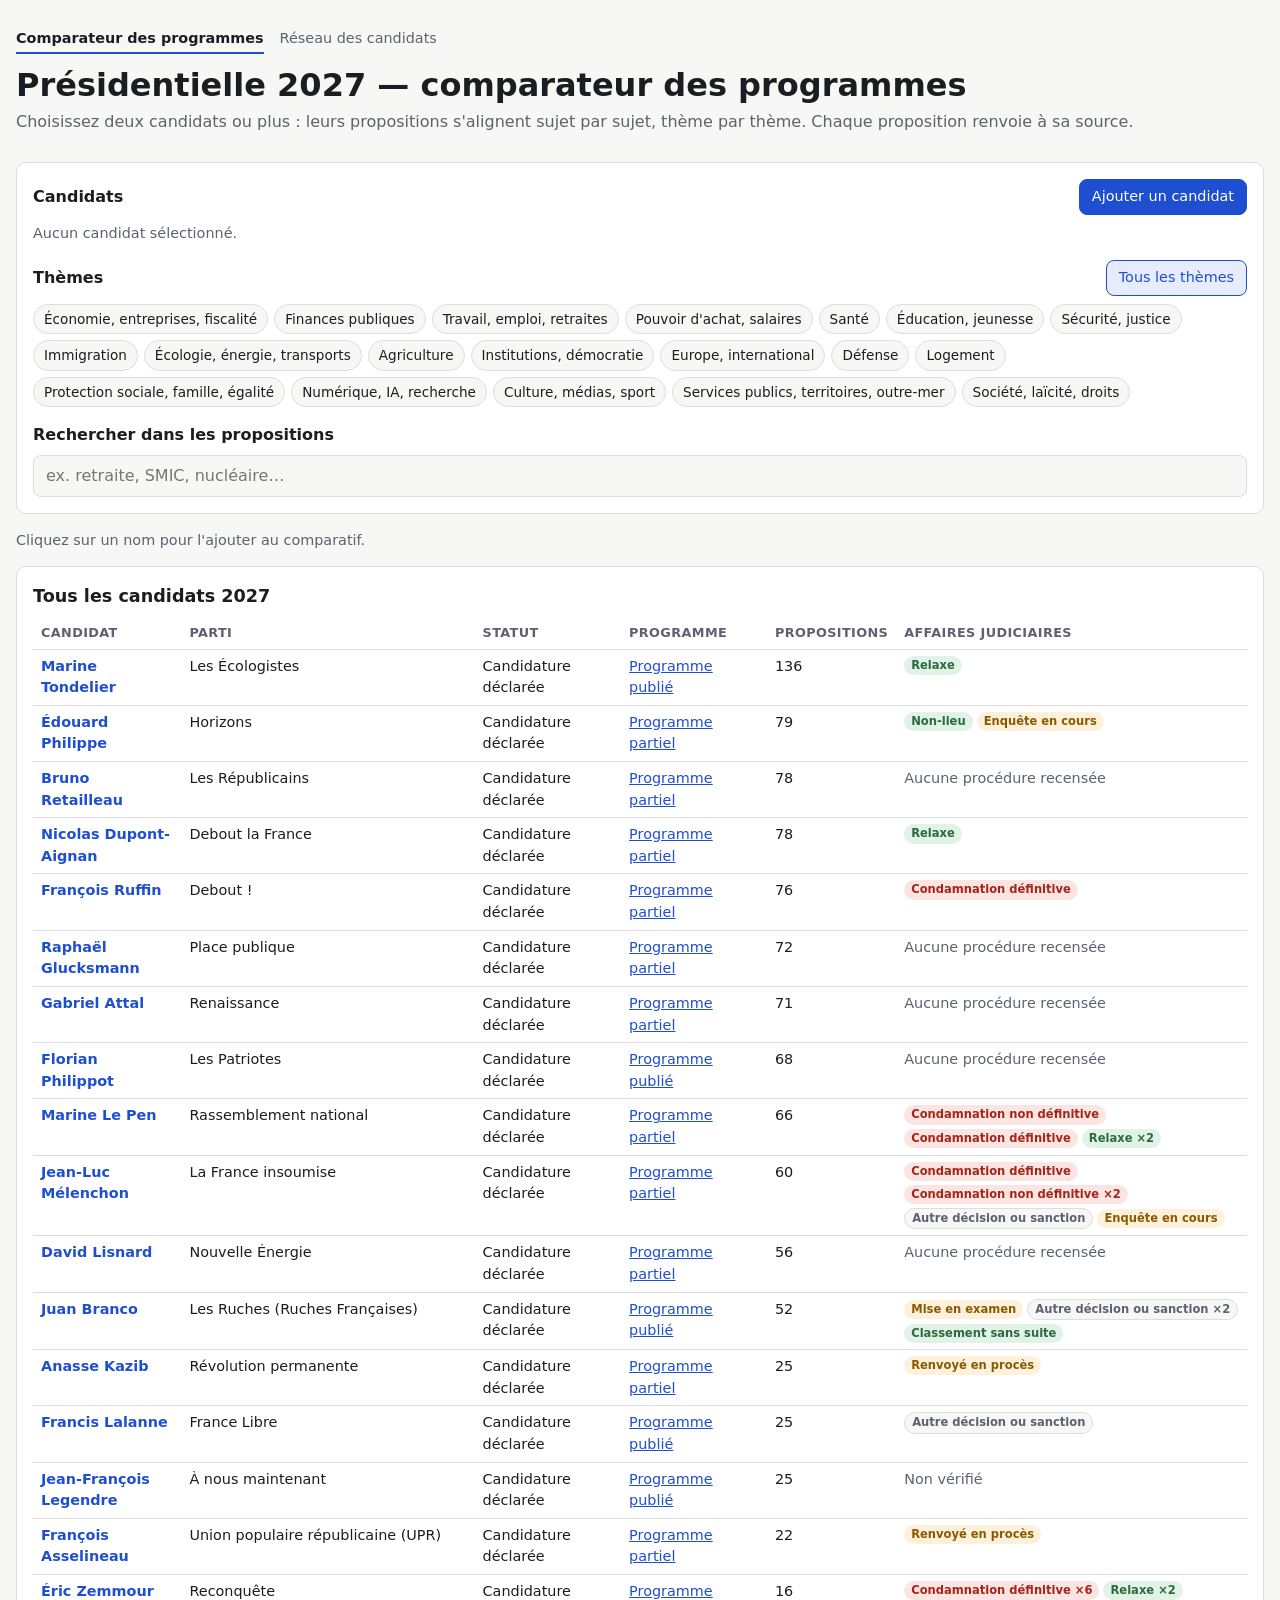
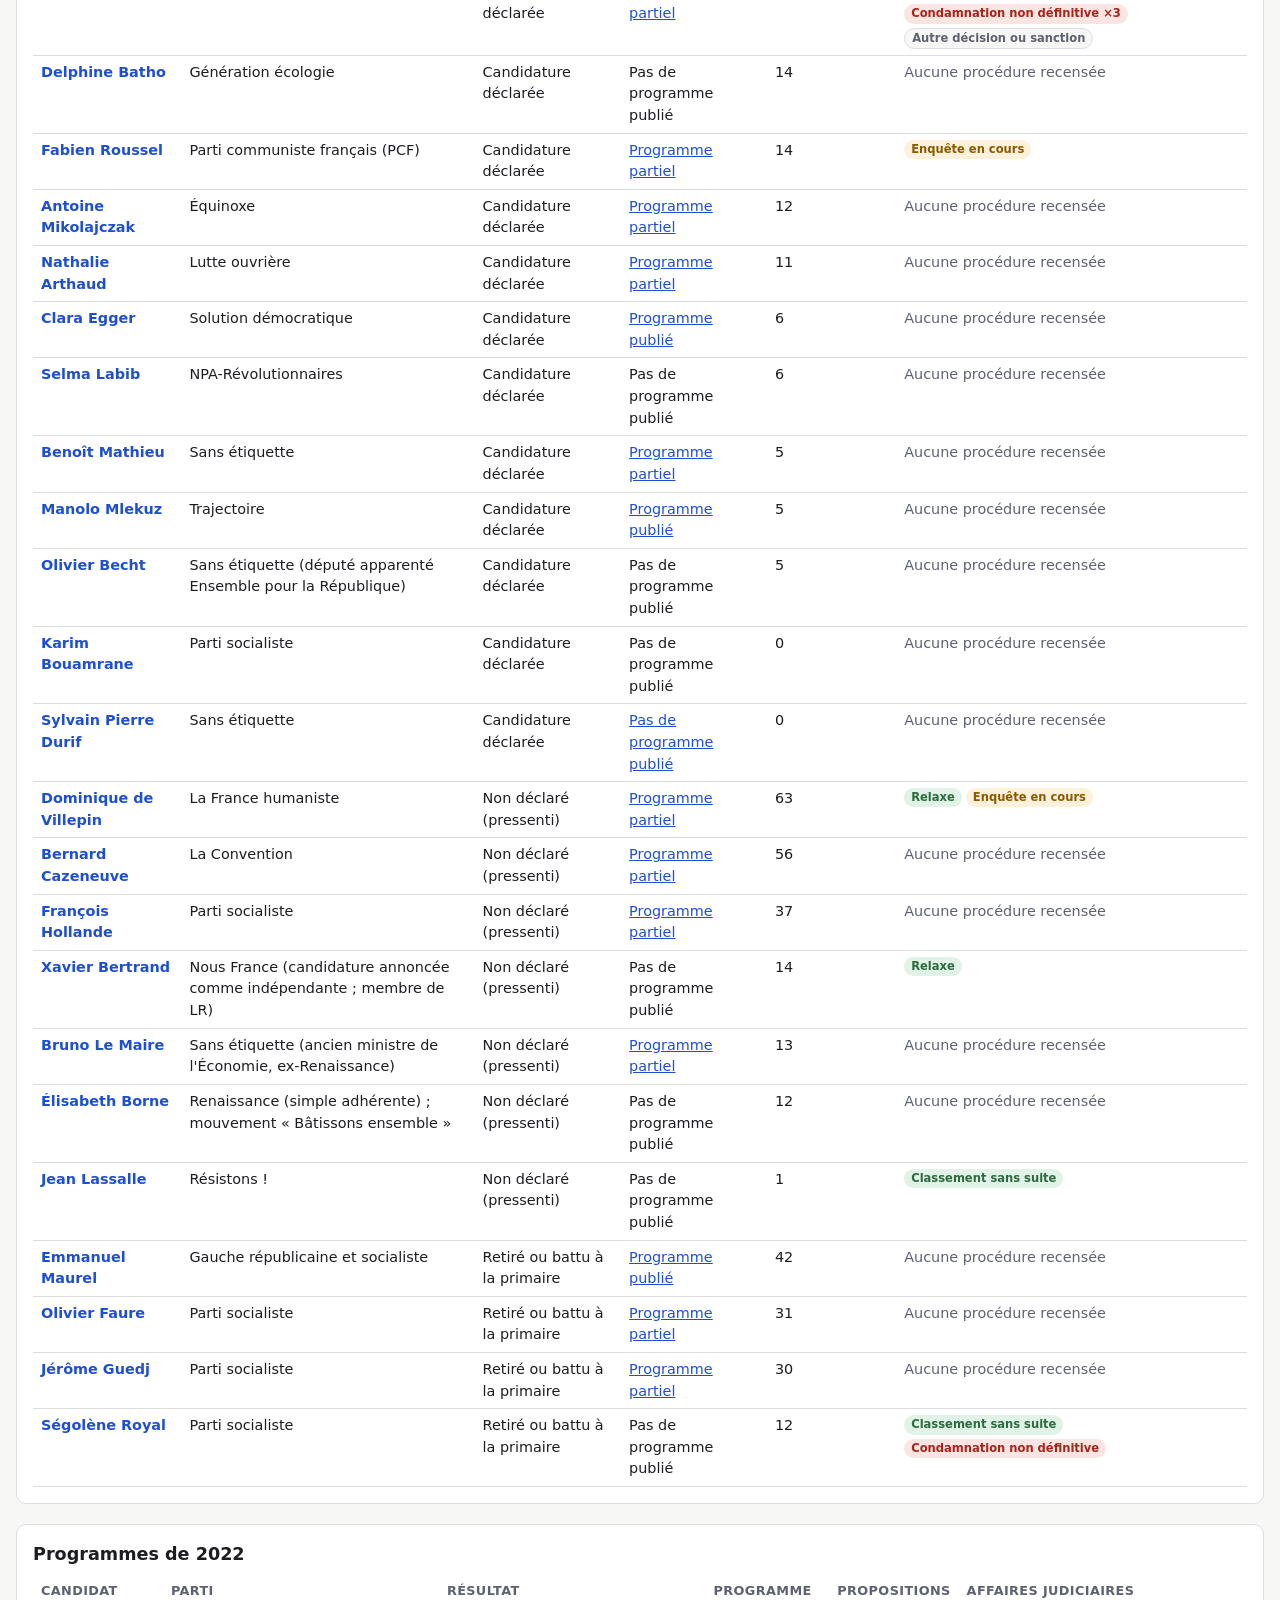
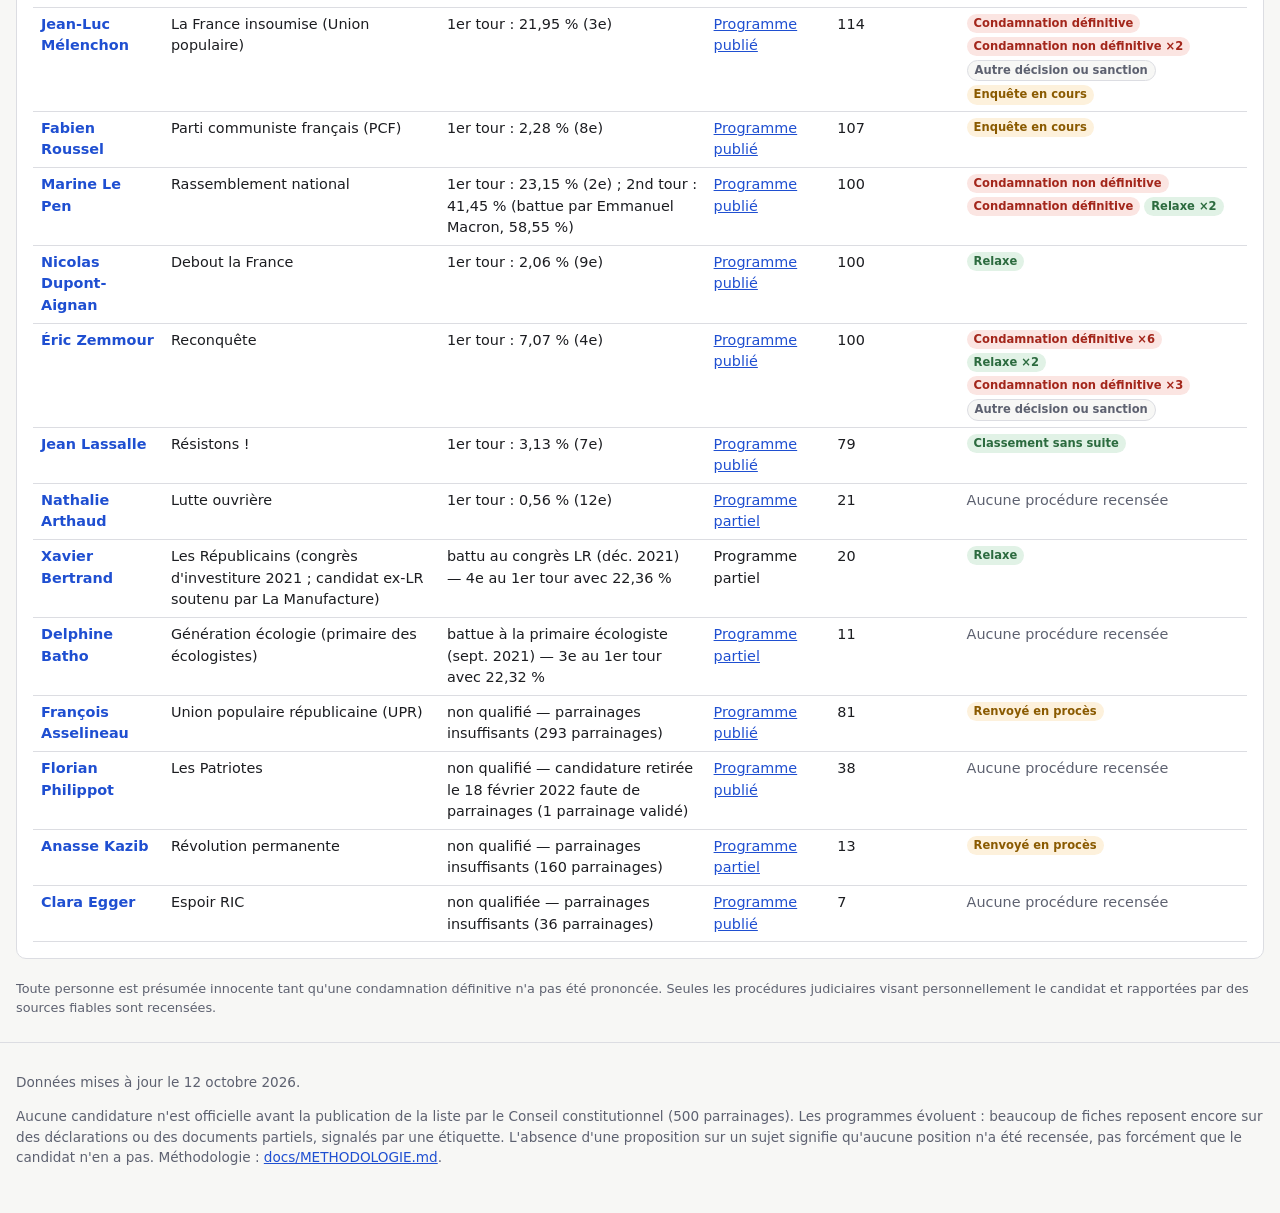
<file: index.html>
<!doctype html>
<html lang="fr">
<head>
  <meta charset="utf-8">
  <meta name="viewport" content="width=device-width, initial-scale=1">
  <title>Comparateur présidentielle 2027</title>
  <meta name="description" content="Comparez, sujet par sujet, les propositions des candidats à l'élection présidentielle française de 2027, et leurs programmes de 2022.">
  <link rel="stylesheet" href="assets/style.css">
</head>
<body>
  <header class="site-header">
    <div class="wrap">
      <nav class="site-nav" aria-label="Pages"><a href="index.html" aria-current="page">Comparateur des programmes</a><a href="reseau.html">Réseau des candidats</a></nav>
      <h1>Présidentielle 2027 — comparateur des programmes</h1>
      <p class="lede">Choisissez deux candidats ou plus : leurs propositions s'alignent sujet par sujet, thème par thème. Chaque proposition renvoie à sa source.</p>
    </div>
  </header>

  <main class="wrap">
    <section class="controls" aria-label="Filtres">
      <div class="control-block">
        <div class="control-head">
          <h2>Candidats</h2>
          <button type="button" id="open-picker" class="btn">Ajouter un candidat</button>
        </div>
        <ul id="selection" class="selection" aria-live="polite"></ul>
        <div id="picker" class="picker" hidden>
          <input type="search" id="picker-search" placeholder="Rechercher un candidat ou un parti" aria-label="Rechercher un candidat">
          <div id="picker-list"></div>
        </div>
      </div>

      <div class="control-block">
        <div class="control-head">
          <h2>Thèmes</h2>
          <button type="button" id="all-themes" class="btn btn-ghost">Tous les thèmes</button>
        </div>
        <div id="themes" class="chips" role="group" aria-label="Thèmes"></div>
      </div>

      <div class="control-block">
        <label for="search" class="h2-like">Rechercher dans les propositions</label>
        <input type="search" id="search" placeholder="ex. retraite, SMIC, nucléaire…">
      </div>
    </section>

    <section id="compare" aria-label="Comparatif" hidden>
      <div id="compare-head" class="compare-head"></div>
      <div id="synthese"></div>
      <div id="results"></div>
    </section>

    <section id="overview" aria-label="Vue d'ensemble"></section>
  </main>

  <footer class="site-footer">
    <div class="wrap">
      <p id="data-date"></p>
      <p>Aucune candidature n'est officielle avant la publication de la liste par le Conseil constitutionnel (500 parrainages). Les programmes évoluent : beaucoup de fiches reposent encore sur des déclarations ou des documents partiels, signalés par une étiquette. L'absence d'une proposition sur un sujet signifie qu'aucune position n'a été recensée, pas forcément que le candidat n'en a pas. Méthodologie : <a href="docs/METHODOLOGIE.md">docs/METHODOLOGIE.md</a>.</p>
    </div>
  </footer>

  <script src="assets/app.js"></script>
</body>
</html>
</file>
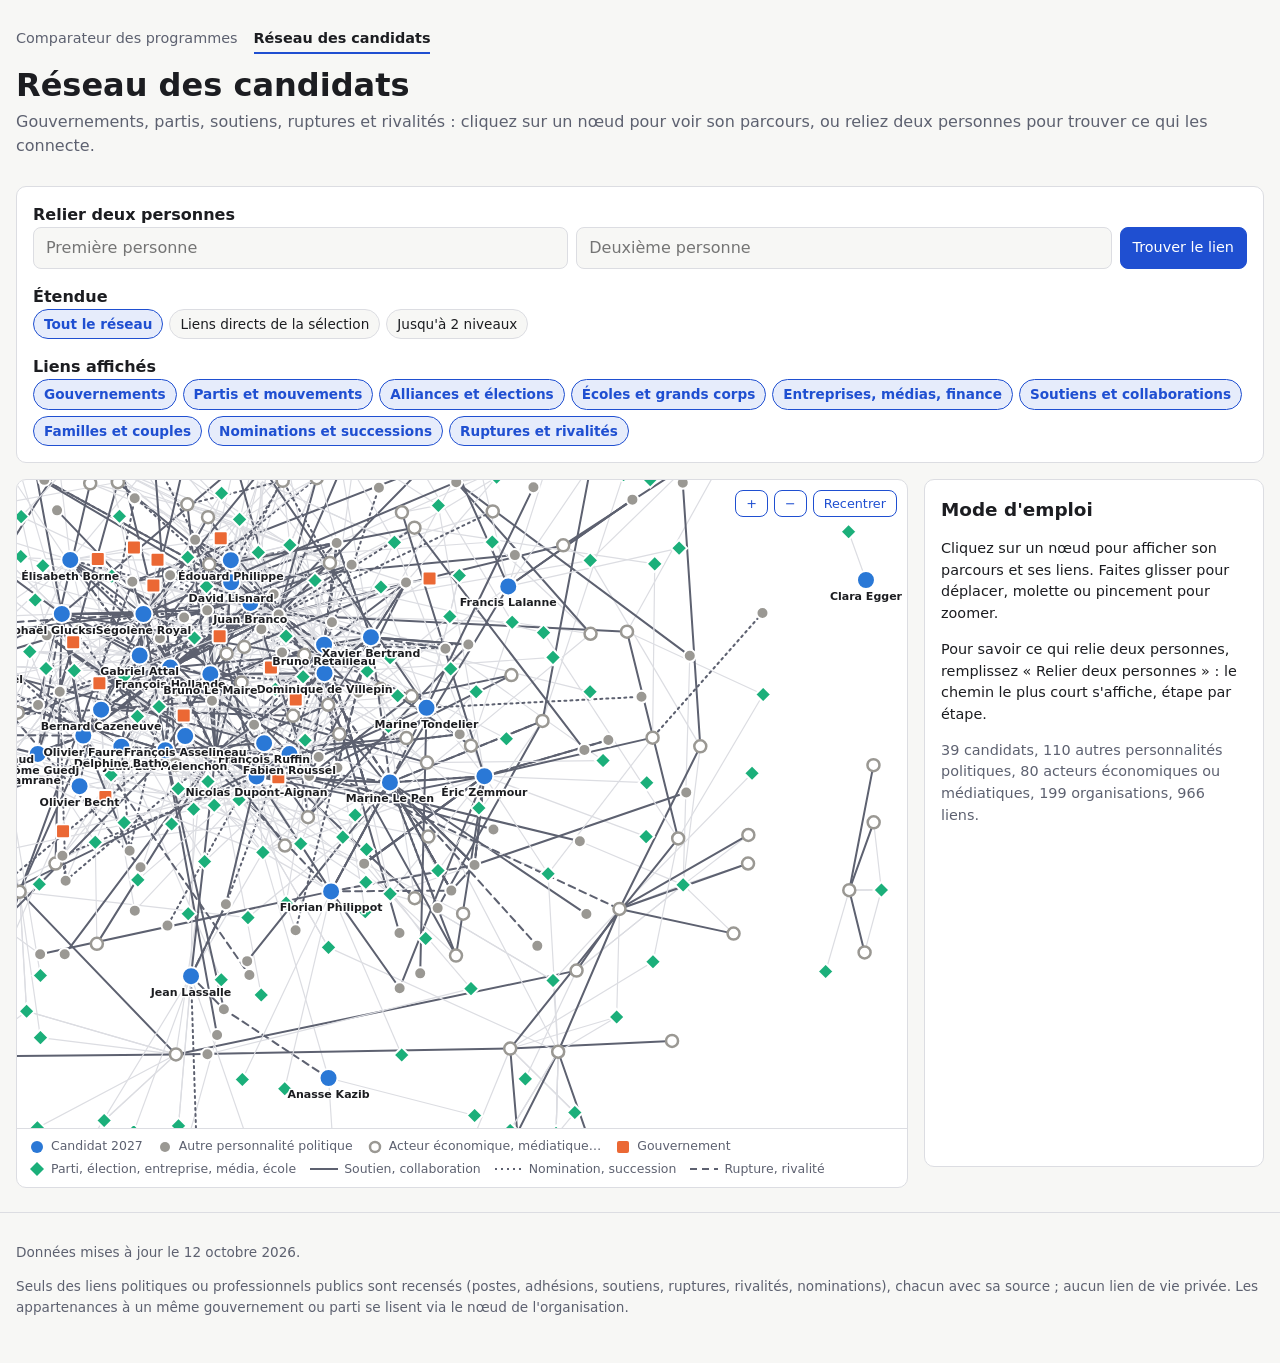
<file: reseau.html>
<!doctype html>
<html lang="fr">
<head>
  <meta charset="utf-8">
  <meta name="viewport" content="width=device-width, initial-scale=1">
  <title>Réseau des candidats 2027</title>
  <meta name="description" content="Graphe des liens politiques entre les candidats à la présidentielle 2027 : gouvernements, partis, soutiens, ruptures, rivalités.">
  <link rel="stylesheet" href="assets/style.css">
</head>
<body>
  <header class="site-header">
    <div class="wrap">
      <nav class="site-nav" aria-label="Pages"><a href="index.html">Comparateur des programmes</a><a href="reseau.html" aria-current="page">Réseau des candidats</a></nav>
      <h1>Réseau des candidats</h1>
      <p class="lede">Gouvernements, partis, soutiens, ruptures et rivalités : cliquez sur un nœud pour voir son parcours, ou reliez deux personnes pour trouver ce qui les connecte.</p>
    </div>
  </header>

  <main class="wrap">
    <section class="controls" aria-label="Filtres du réseau">
      <div class="control-block">
        <h2>Relier deux personnes</h2>
        <form id="path-form" class="path-form">
          <input list="people" id="from" placeholder="Première personne" aria-label="Première personne" autocomplete="off">
          <input list="people" id="to" placeholder="Deuxième personne" aria-label="Deuxième personne" autocomplete="off">
          <button type="submit" class="btn">Trouver le lien</button>
          <datalist id="people"></datalist>
        </form>
      </div>
      <div class="control-block">
        <h2>Étendue</h2>
        <div id="depth" class="chips" role="group" aria-label="Étendue du réseau affiché">
          <button type="button" class="chip" data-depth="0" aria-pressed="true">Tout le réseau</button>
          <button type="button" class="chip" data-depth="1" aria-pressed="false">Liens directs de la sélection</button>
          <button type="button" class="chip" data-depth="2" aria-pressed="false">Jusqu'à 2 niveaux</button>
        </div>
      </div>
      <div class="control-block">
        <h2>Liens affichés</h2>
        <div id="filters" class="chips" role="group" aria-label="Types de liens"></div>
      </div>
    </section>

    <div class="network">
      <div class="graph-box">
        <svg id="graph" role="img" aria-label="Graphe des liens entre candidats, personnalités et organisations"></svg>
        <div id="tooltip" class="tooltip" hidden></div>
        <div class="graph-tools">
          <button type="button" id="zoom-in" class="btn btn-ghost btn-small" aria-label="Zoomer">+</button>
          <button type="button" id="zoom-out" class="btn btn-ghost btn-small" aria-label="Dézoomer">−</button>
          <button type="button" id="reset" class="btn btn-ghost btn-small">Recentrer</button>
        </div>
        <ul class="legend" id="legend"></ul>
      </div>
      <aside id="panel" class="panel" aria-live="polite"></aside>
    </div>
  </main>

  <footer class="site-footer">
    <div class="wrap">
      <p id="data-date"></p>
      <p>Seuls des liens politiques ou professionnels publics sont recensés (postes, adhésions, soutiens, ruptures, rivalités, nominations), chacun avec sa source ; aucun lien de vie privée. Les appartenances à un même gouvernement ou parti se lisent via le nœud de l'organisation.</p>
    </div>
  </footer>

  <script src="assets/vendor/d3-7.9.0.min.js"></script>
  <script src="assets/reseau.js"></script>
</body>
</html>
</file>
<file: assets/style.css>
:root {
  --bg: #f7f7f5;
  --surface: #ffffff;
  --text: #1c1d21;
  --muted: #5d6170;
  --border: #dcdde2;
  --accent: #1f4fd1;
  --accent-soft: #e6ecfb;
  --warn-soft: #fdf1dc;
  --warn: #8a5a00;
  --danger: #a3261b;
  --danger-soft: #fbe5e2;
  --ok: #2c6b3f;
  --ok-soft: #e1f2e6;
  --node-cand: #2a78d6;
  --node-gouv: #eb6834;
  --node-org: #1baf7a;
  --node-perso: #9a9893;
  --radius: 10px;
  color-scheme: light;
}
@media (prefers-color-scheme: dark) {
  :root {
    --bg: #15161a;
    --surface: #1e2026;
    --text: #e9eaee;
    --muted: #a3a7b4;
    --border: #343743;
    --accent: #8fb0ff;
    --accent-soft: #263257;
    --warn-soft: #3a2e17;
    --warn: #f2c26b;
    --danger: #ff9b8f;
    --danger-soft: #45201c;
    --ok: #8fd6a5;
    --ok-soft: #1d3a26;
    --node-cand: #3987e5;
    --node-gouv: #d95926;
    --node-org: #199e70;
    --node-perso: #77756f;
    color-scheme: dark;
  }
}

* { box-sizing: border-box; }
body {
  margin: 0;
  background: var(--bg);
  color: var(--text);
  font: 16px/1.5 system-ui, -apple-system, "Segoe UI", Roboto, sans-serif;
}
a { color: var(--accent); }
.wrap { max-width: 1280px; margin: 0 auto; padding: 0 16px; }

.site-header { padding: 28px 0 12px; }
.site-header h1 { font-size: clamp(1.4rem, 3.5vw, 2rem); margin: 0 0 6px; line-height: 1.2; }
.lede { margin: 0; color: var(--muted); }

h2, .h2-like { font-size: 1rem; font-weight: 650; margin: 0; display: block; }

.controls {
  display: grid;
  gap: 16px;
  background: var(--surface);
  border: 1px solid var(--border);
  border-radius: var(--radius);
  padding: 16px;
  margin: 16px 0;
}
.control-head { display: flex; align-items: center; justify-content: space-between; gap: 8px; margin-bottom: 8px; }
.control-block { min-width: 0; }
.control-block > .h2-like { margin-bottom: 8px; }

input[type="search"] {
  width: 100%;
  font: inherit;
  padding: 8px 12px;
  border: 1px solid var(--border);
  border-radius: 8px;
  background: var(--bg);
  color: var(--text);
}

.btn {
  font: inherit;
  font-size: .9rem;
  padding: 6px 12px;
  border-radius: 8px;
  border: 1px solid var(--accent);
  background: var(--accent);
  color: var(--surface);
  cursor: pointer;
  white-space: nowrap;
}
.btn-ghost { background: transparent; color: var(--accent); }
.btn-ghost[aria-pressed="true"] { background: var(--accent-soft); }
.prog-title {
  display: -webkit-box; max-width: 32ch; -webkit-line-clamp: 2; -webkit-box-orient: vertical; overflow: hidden;
  color: var(--muted); font-size: .8rem; line-height: 1.35; margin-top: 2px;
}

.chips { display: flex; flex-wrap: wrap; gap: 6px; }
.chip {
  font: inherit;
  font-size: .85rem;
  padding: 4px 10px;
  border-radius: 999px;
  border: 1px solid var(--border);
  background: var(--bg);
  color: var(--text);
  cursor: pointer;
}
.chip[aria-pressed="true"] { background: var(--accent-soft); border-color: var(--accent); color: var(--accent); font-weight: 600; }

.selection { list-style: none; margin: 0; padding: 0; display: flex; flex-wrap: wrap; gap: 6px; }
.selection:empty::before { content: "Aucun candidat sélectionné."; color: var(--muted); font-size: .9rem; }
.selection li {
  display: inline-flex; align-items: center; gap: 4px;
  background: var(--accent-soft); color: var(--accent);
  border-radius: 999px; padding: 2px 4px 2px 10px; font-size: .9rem; font-weight: 600;
}
.selection button {
  border: 0; background: transparent; color: inherit; cursor: pointer;
  font-size: 1.1rem; line-height: 1; padding: 2px 6px; border-radius: 999px;
}

.picker { margin-top: 10px; border-top: 1px solid var(--border); padding-top: 10px; }
#picker-list { max-height: 360px; overflow-y: auto; margin-top: 8px; }
.picker-group h3 { font-size: .8rem; text-transform: uppercase; letter-spacing: .04em; color: var(--muted); margin: 12px 0 4px; }
.picker-item {
  display: flex; align-items: baseline; gap: 8px; width: 100%;
  font: inherit; text-align: left; padding: 6px 8px; border: 0; border-radius: 6px;
  background: transparent; color: var(--text); cursor: pointer;
}
.picker-item:hover, .picker-item:focus-visible { background: var(--accent-soft); }
.picker-item[aria-pressed="true"] { font-weight: 650; color: var(--accent); }
.picker-item small { color: var(--muted); }

.badge { display: inline-block; font-size: .72rem; font-weight: 600; padding: 1px 7px; border-radius: 999px; vertical-align: middle; }
.badge-nature { background: var(--warn-soft); color: var(--warn); }
.st-condamne { background: var(--danger-soft); color: var(--danger); }
.st-encours { background: var(--warn-soft); color: var(--warn); }
.st-clos { background: var(--ok-soft); color: var(--ok); }
.st-autre { background: var(--bg); color: var(--muted); border: 1px solid var(--border); }
.affaires { list-style: none; margin: 8px 0 0; padding: 0; display: grid; gap: 10px; }
.affaires-sum { display: flex; flex-wrap: wrap; gap: 4px; align-items: center; }
.presomption { color: var(--muted); font-size: .8rem; margin: 10px 0 0; }
.empty, .hint { color: var(--muted); font-size: .9rem; }
.empty { font-style: italic; }
mark { background: #ffe58a; color: #1c1d21; border-radius: 2px; }

/* ---------- tableaux ---------- */
.table-scroll { overflow-x: auto; }
table { border-collapse: collapse; width: 100%; font-size: .9rem; }
th, td { text-align: left; padding: 6px 8px; border-bottom: 1px solid var(--border); vertical-align: top; }
thead th { color: var(--muted); font-weight: 600; font-size: .8rem; text-transform: uppercase; letter-spacing: .03em; }
tbody th { font-weight: 600; color: var(--muted); font-size: .85rem; }
td.num { font-variant-numeric: tabular-nums; }
button.link { font: inherit; border: 0; background: none; padding: 0; color: var(--accent); cursor: pointer; text-align: left; font-weight: 600; }
.none { color: var(--muted); }

.overview, .synthese { background: var(--surface); border: 1px solid var(--border); border-radius: var(--radius); padding: 16px; margin-bottom: 20px; }
.overview h2, .synthese h2 { font-size: 1.1rem; margin-bottom: 8px; }
.synthese details { font-size: .82rem; color: var(--muted); }
.synthese summary { cursor: pointer; color: var(--accent); }
.synthese thead th { color: var(--text); text-transform: none; letter-spacing: 0; font-size: .92rem; }
.synthese .counts th a { color: var(--text); font-weight: 500; }
.synthese .counts td { font-weight: 600; }
.synthese .subhead th { padding-top: 16px; color: var(--text); }
.btn-small { font-size: .8rem; padding: 3px 10px; }

/* ---------- comparatif : une ligne par sujet, une colonne par candidat ---------- */
#compare { --sujet-w: 200px; scroll-margin-top: 8px; }
.compare-head, .theme-table .row {
  display: grid;
  grid-template-columns: var(--sujet-w) repeat(var(--n), minmax(0, 1fr));
  gap: 0 16px;
}
.compare-head {
  position: sticky; top: 0; z-index: 2;
  background: var(--bg);
  border-bottom: 2px solid var(--text);
  padding: 10px 0 8px;
  margin-bottom: 12px;
}
.compare-head .corner { color: var(--muted); font-size: .8rem; text-transform: uppercase; letter-spacing: .03em; align-self: end; }
.head-cell { min-width: 0; }
.head-cell strong { display: block; font-size: 1rem; line-height: 1.25; }
.head-cell span { display: block; color: var(--muted); font-size: .8rem; }

.theme-section { margin-bottom: 28px; scroll-margin-top: 80px; }
.theme-section > h2 { font-size: 1.2rem; margin: 0 0 4px; padding: 8px 0; }
.theme-table { background: var(--surface); border: 1px solid var(--border); border-radius: var(--radius); padding: 0 14px; }
.theme-table .row { padding: 12px 0; border-top: 1px solid var(--border); }
.theme-table .row:first-child { border-top: 0; }
.sujet { font-weight: 650; font-size: .9rem; color: var(--accent); }
.cell { min-width: 0; overflow-wrap: anywhere; hyphens: auto; }
.cell ul { list-style: none; margin: 0; padding: 0; display: grid; gap: 10px; }
.cell .none { font-size: .82rem; font-style: italic; margin: 0; }
.prop-title { font-weight: 600; font-size: .92rem; line-height: 1.35; }
.prop-detail { font-size: .85rem; color: var(--muted); margin: 2px 0 0; }
.prop-meta { font-size: .76rem; margin-top: 3px; display: flex; gap: 8px; align-items: center; flex-wrap: wrap; color: var(--muted); }

@media (max-width: 720px) {
  .chips { flex-wrap: nowrap; overflow-x: auto; padding-bottom: 4px; scrollbar-width: thin; }
  .chip { flex: none; }
  .compare-head, .theme-table .row { grid-template-columns: repeat(var(--n), minmax(0, 1fr)); gap: 0 10px; }
  .compare-head .corner { display: none; }
  .head-cell strong { font-size: .88rem; }
  .sujet { grid-column: 1 / -1; margin-bottom: 6px; }
  .theme-table { padding: 0 10px; }
  .prop-title { font-size: .85rem; }
  .prop-detail { font-size: .78rem; }
}

/* ---------- navigation ---------- */
.site-nav { display: flex; flex-wrap: wrap; gap: 4px 16px; font-size: .9rem; margin-bottom: 12px; }
.site-nav a { color: var(--muted); text-decoration: none; padding-bottom: 2px; border-bottom: 2px solid transparent; }
.site-nav a[aria-current="page"] { color: var(--text); border-bottom-color: var(--accent); font-weight: 600; }

/* ---------- page Réseau ---------- */
.path-form { display: flex; flex-wrap: wrap; gap: 8px; }
.path-form input { flex: 1 1 200px; min-width: 0; font: inherit; padding: 8px 12px; border: 1px solid var(--border); border-radius: 8px; background: var(--bg); color: var(--text); }
.network { display: grid; grid-template-columns: minmax(0, 1fr) 340px; gap: 16px; margin-bottom: 24px; }
.graph-box { position: relative; background: var(--surface); border: 1px solid var(--border); border-radius: var(--radius); overflow: hidden; min-width: 0; }
#graph { display: block; width: 100%; height: 72vh; min-height: 460px; cursor: grab; touch-action: none; }
.graph-tools { position: absolute; top: 10px; right: 10px; display: flex; gap: 6px; }
.graph-tools .btn { background: var(--surface); }
.legend { list-style: none; margin: 0; padding: 8px 12px; display: flex; flex-wrap: wrap; gap: 4px 14px; font-size: .78rem; color: var(--muted); border-top: 1px solid var(--border); }
.legend li { display: inline-flex; align-items: center; gap: 6px; }
.node { cursor: pointer; }
.node > * { stroke: var(--surface); stroke-width: 2px; }
.n-cand, .n-cand > * { fill: var(--node-cand); }
.n-gouv, .n-gouv > * { fill: var(--node-gouv); }
.n-org, .n-org > * { fill: var(--node-org); }
.n-perso, .n-perso > * { fill: var(--node-perso); }
.n-acteur, .n-acteur > * { fill: var(--surface); stroke: var(--node-perso) !important; stroke-width: 2.5px !important; }
.node.selected > * { stroke: var(--text); stroke-width: 3px; }
.link { stroke-linecap: round; }
.l-parcours { stroke: var(--border); stroke-width: 1.2px; }
.l-relation { stroke: var(--muted); stroke-width: 2px; }
.l-nomination { stroke-dasharray: 2 4; }
.l-conflit { stroke-dasharray: 7 5; }
.link.hl { stroke: var(--text); stroke-width: 2.5px; }
.dim { opacity: .12; }
.label.dim { opacity: .05; }
.label.minor { display: none; }
.zoomed .label.minor, .label.minor.focus { display: inline; }
.label { font-size: 11px; fill: var(--text); text-anchor: middle; pointer-events: none; paint-order: stroke; stroke: var(--surface); stroke-width: 3px; stroke-linejoin: round; }
.label-gouv, .label-org { font-size: 10px; fill: var(--muted); }
.label-cand { font-weight: 600; }
.tooltip { position: absolute; z-index: 3; max-width: 260px; background: var(--surface); border: 1px solid var(--border); border-radius: 8px; padding: 8px 10px; font-size: .8rem; box-shadow: 0 4px 16px rgba(0,0,0,.12); pointer-events: none; }
.panel { background: var(--surface); border: 1px solid var(--border); border-radius: var(--radius); padding: 16px; max-height: calc(72vh + 40px); overflow-y: auto; font-size: .9rem; }
.panel h2 { font-size: 1.15rem; margin-bottom: 2px; }
.panel h3 { font-size: .85rem; text-transform: uppercase; letter-spacing: .03em; color: var(--muted); margin: 16px 0 6px; }
.panel-list { margin: 0; padding-left: 18px; display: grid; gap: 8px; }
.panel .link { font-weight: 600; }
.rel-type { font-size: .72rem; font-weight: 600; text-transform: uppercase; letter-spacing: .03em; color: var(--muted); }
.src { font-size: .78rem; }
@media (max-width: 900px) {
  .network { grid-template-columns: 1fr; }
  #graph { height: 60vh; min-height: 380px; }
  .panel { max-height: none; }
}

.site-footer { border-top: 1px solid var(--border); color: var(--muted); font-size: .85rem; padding: 16px 0 32px; margin-top: 24px; }
</file>
